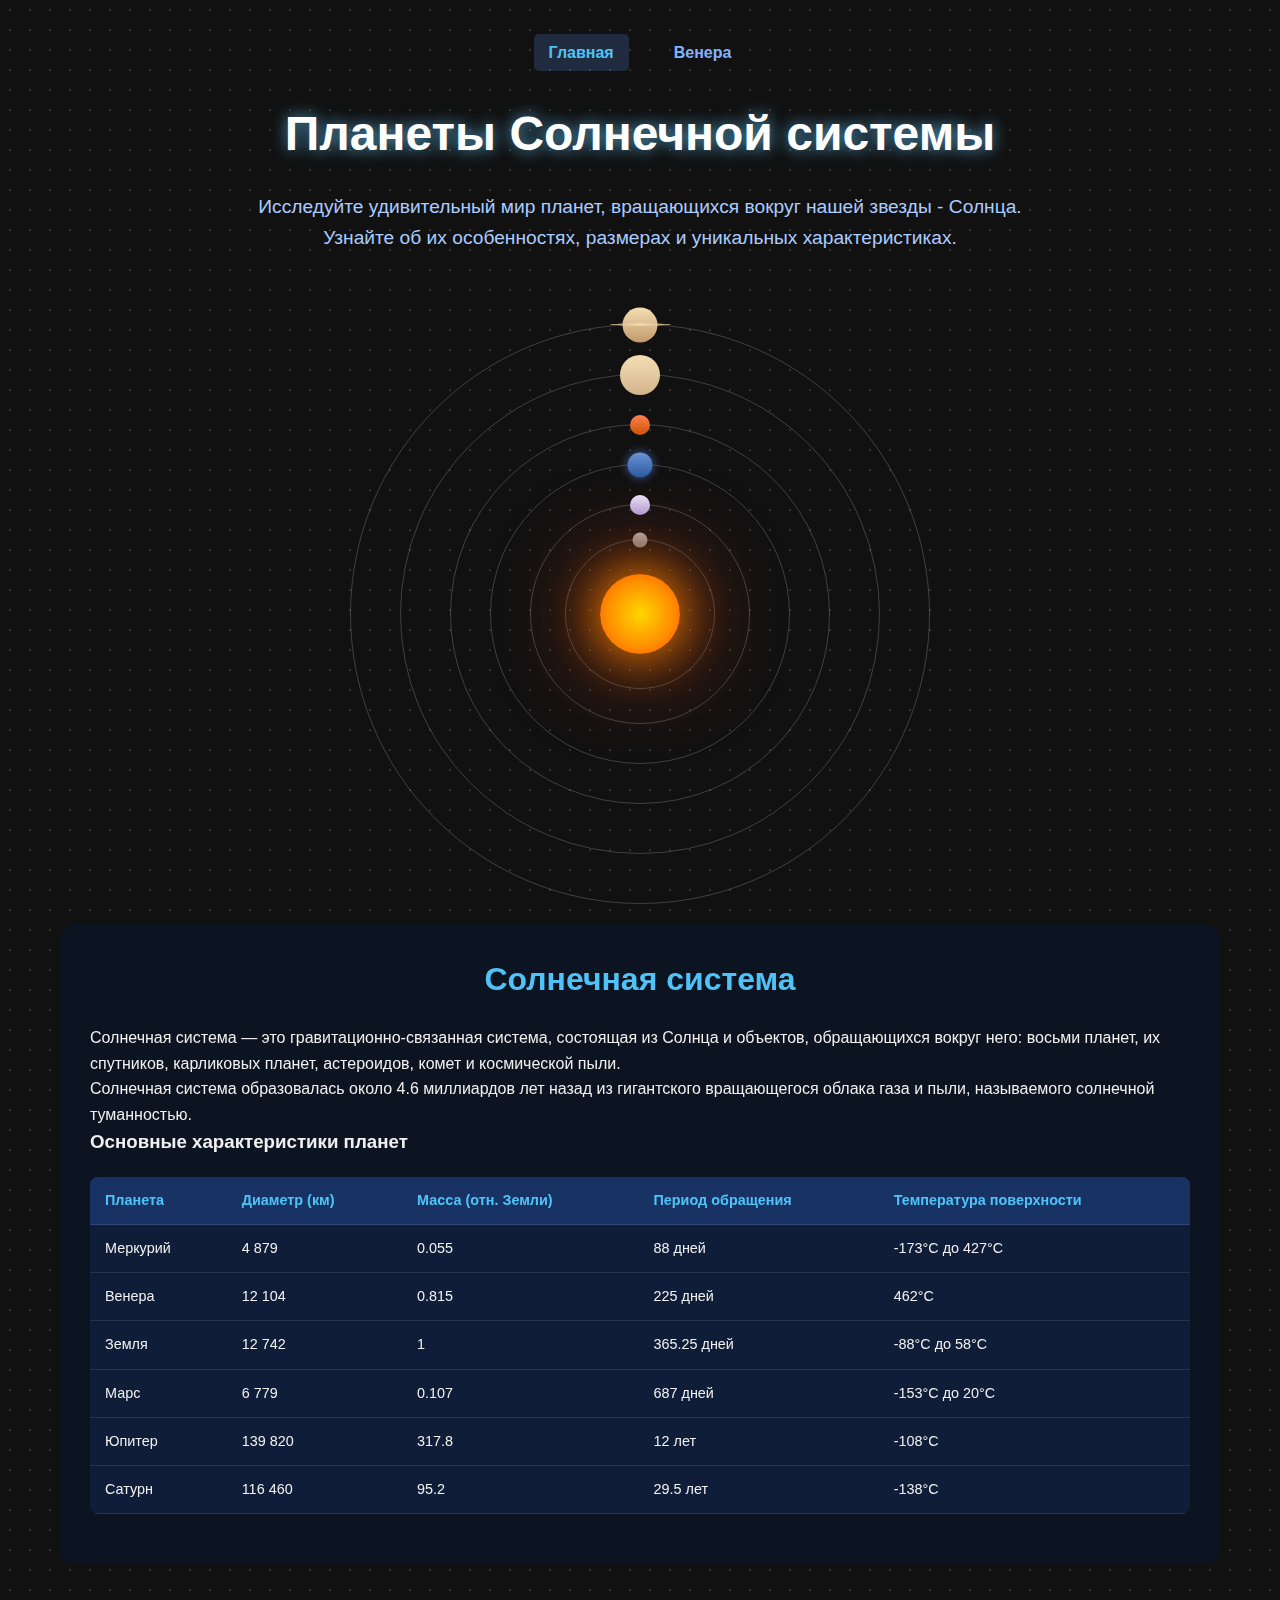
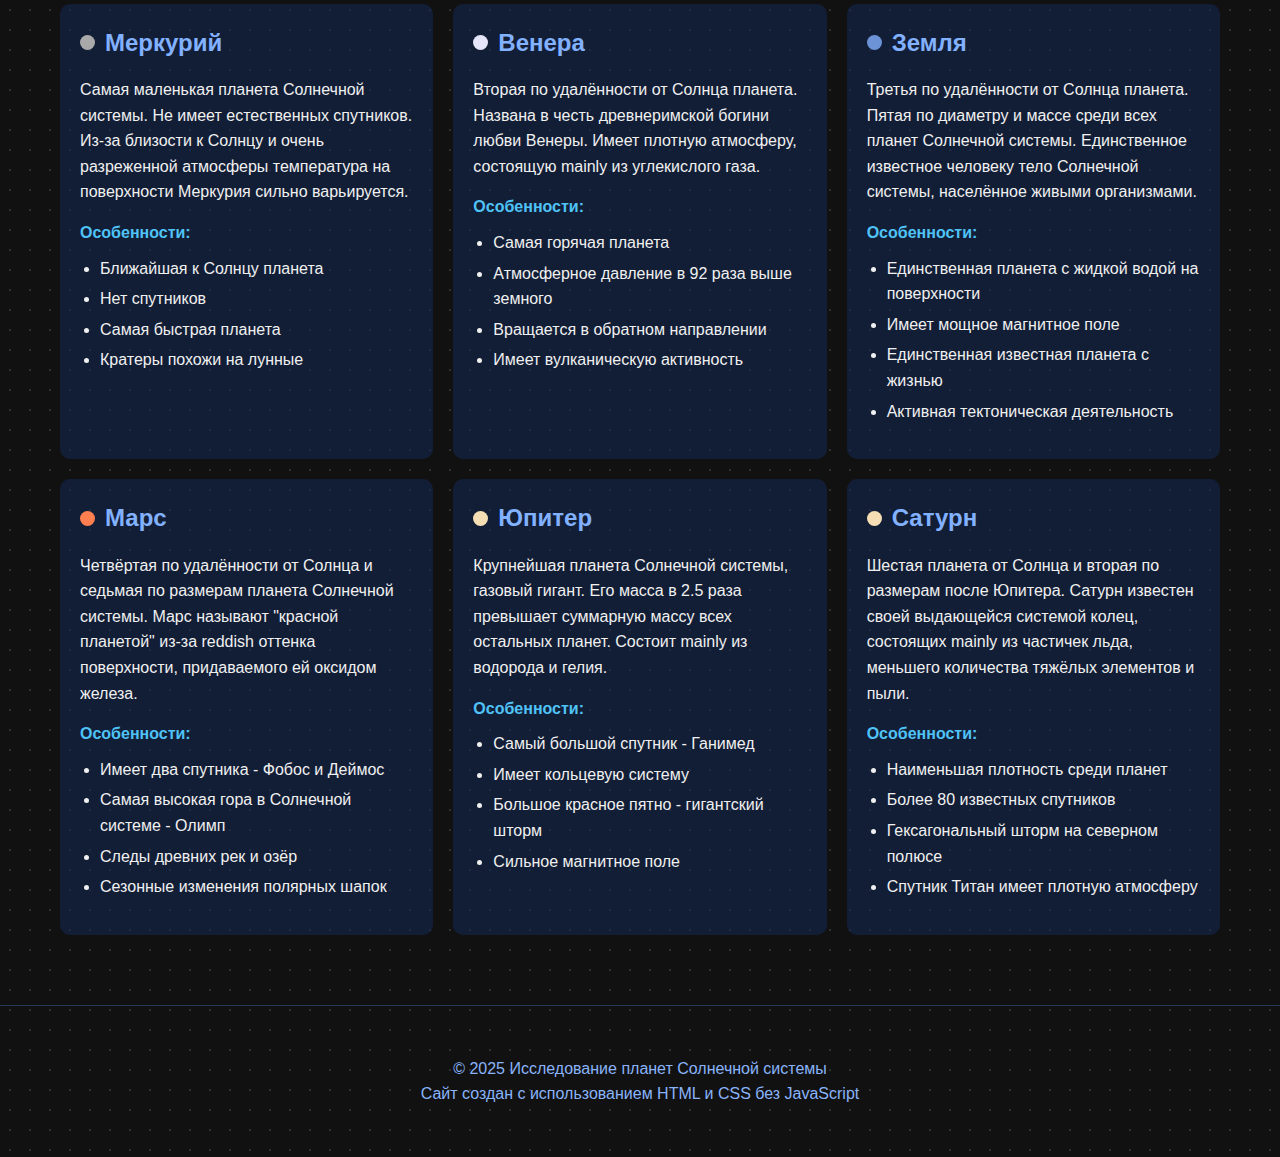
<file: 1/index.html>
<!DOCTYPE html>
<html lang="ru">
<head>
    <meta charset="UTF-8">
    <meta name="viewport" content="width=device-width, initial-scale=1.0">
    <title>Планеты Солнечной системы</title>
    <link rel="stylesheet" href="style/style.css">
    <script src="index.js"></script>
</head>
<body>
    <div class="container">
        <header>
            <nav>
                <ul class="navigation">
                    <li><a href="index.html" class="active">Главная</a></li>
                    <li><a href="venus.html">Венера</a></li>
                </ul>
            </nav>
            <h1>Планеты Солнечной системы</h1>
            <p class="subtitle">Исследуйте удивительный мир планет, вращающихся вокруг нашей звезды - Солнца. Узнайте об их особенностях, размерах и уникальных характеристиках.</p>
        </header>
        
        <section class="solar-system">
            <div class="sun"></div>
            
            <!-- Меркурий -->
            <div class="orbit" id="mercury-orbit">
                <div class="planet" id="mercury">
                    <div class="planet-info">
                        <h3>Меркурий</h3>
                        <p>Ближайшая к Солнцу планета. Температура поверхности от -180°C до +430°C.</p>
                    </div>
                </div>
            </div>
            
            <!-- Венера -->
            <div class="orbit" id="venus-orbit">
                <div class="planet" id="venus">
                    <div class="planet-info">
                        <h3>Венера</h3>
                        <p>Вторая планета от Солнца. Имеет плотную атмосферу из углекислого газа.</p>
                    </div>
                </div>
            </div>
            
            <!-- Земля -->
            <div class="orbit" id="earth-orbit">
                <div class="planet" id="earth">
                    <div class="planet-info">
                        <h3>Земля</h3>
                        <p>Наша планета. Единственное известное небесное тело, населенное живыми организмами.</p>
                    </div>
                </div>
            </div>
            
            <!-- Марс -->
            <div class="orbit" id="mars-orbit">
                <div class="planet" id="mars">
                    <div class="planet-info">
                        <h3>Марс</h3>
                        <p>Красная планета. Имеет два спутника - Фобос и Деймос.</p>
                    </div>
                </div>
            </div>
            
            <!-- Юпитер -->
            <div class="orbit" id="jupiter-orbit">
                <div class="planet" id="jupiter">
                    <div class="planet-info">
                        <h3>Юпитер</h3>
                        <p>Крупнейшая планета Солнечной системы. Газовый гигант с заметным Большим Красным Пятном.</p>
                    </div>
                </div>
            </div>
            
            <!-- Сатурн -->
            <div class="orbit" id="saturn-orbit">
                <div class="planet" id="saturn">
                    <div class="rings"></div>
                    <div class="planet-info">
                        <h3>Сатурн</h3>
                        <p>Известен своими красивыми кольцами, состоящими из частиц льда и камня.</p>
                    </div>
                </div>
            </div>
        </section>
        
        <section class="info-section">
            <h2>Солнечная система</h2>
            <p>Солнечная система — это гравитационно-связанная система, состоящая из Солнца и объектов, обращающихся вокруг него: восьми планет, их спутников, карликовых планет, астероидов, комет и космической пыли.</p>
            <p>Солнечная система образовалась около 4.6 миллиардов лет назад из гигантского вращающегося облака газа и пыли, называемого солнечной туманностью.</p>
            
            <h3>Основные характеристики планет</h3>
            <table class="planets-table">
                <thead>
                    <tr>
                        <th>Планета</th>
                        <th>Диаметр (км)</th>
                        <th>Масса (отн. Земли)</th>
                        <th>Период обращения</th>
                        <th>Температура поверхности</th>
                    </tr>
                </thead>
                <tbody>
                    <tr>
                        <td>Меркурий</td>
                        <td>4 879</td>
                        <td>0.055</td>
                        <td>88 дней</td>
                        <td>-173°C до 427°C</td>
                    </tr>
                    <tr>
                        <td>Венера</td>
                        <td>12 104</td>
                        <td>0.815</td>
                        <td>225 дней</td>
                        <td>462°C</td>
                    </tr>
                    <tr>
                        <td>Земля</td>
                        <td>12 742</td>
                        <td>1</td>
                        <td>365.25 дней</td>
                        <td>-88°C до 58°C</td>
                    </tr>
                    <tr>
                        <td>Марс</td>
                        <td>6 779</td>
                        <td>0.107</td>
                        <td>687 дней</td>
                        <td>-153°C до 20°C</td>
                    </tr>
                    <tr>
                        <td>Юпитер</td>
                        <td>139 820</td>
                        <td>317.8</td>
                        <td>12 лет</td>
                        <td>-108°C</td>
                    </tr>
                    <tr>
                        <td>Сатурн</td>
                        <td>116 460</td>
                        <td>95.2</td>
                        <td>29.5 лет</td>
                        <td>-138°C</td>
                    </tr>
                </tbody>
            </table>
        </section>
        
        <div class="planets-grid">
            <div class="planet-card">
                <h3 class="mercury-title">Меркурий</h3>
                <p>Самая маленькая планета Солнечной системы. Не имеет естественных спутников. Из-за близости к Солнцу и очень разреженной атмосферы температура на поверхности Меркурия сильно варьируется.</p>
                <h4>Особенности:</h4>
                <ul>
                    <li>Ближайшая к Солнцу планета</li>
                    <li>Нет спутников</li>
                    <li>Самая быстрая планета</li>
                    <li>Кратеры похожи на лунные</li>
                </ul>
            </div>
            
            <div class="planet-card">
                <h3 class="venus-title">Венера</h3>
                <p>Вторая по удалённости от Солнца планета. Названа в честь древнеримской богини любви Венеры. Имеет плотную атмосферу, состоящую mainly из углекислого газа.</p>
                <h4>Особенности:</h4>
                <ul>
                    <li>Самая горячая планета</li>
                    <li>Атмосферное давление в 92 раза выше земного</li>
                    <li>Вращается в обратном направлении</li>
                    <li>Имеет вулканическую активность</li>
                </ul>
            </div>
            
            <div class="planet-card">
                <h3 class="earth-title">Земля</h3>
                <p>Третья по удалённости от Солнца планета. Пятая по диаметру и массе среди всех планет Солнечной системы. Единственное известное человеку тело Солнечной системы, населённое живыми организмами.</p>
                <h4>Особенности:</h4>
                <ul>
                    <li>Единственная планета с жидкой водой на поверхности</li>
                    <li>Имеет мощное магнитное поле</li>
                    <li>Единственная известная планета с жизнью</li>
                    <li>Активная тектоническая деятельность</li>
                </ul>
            </div>
            
            <div class="planet-card">
                <h3 class="mars-title">Марс</h3>
                <p>Четвёртая по удалённости от Солнца и седьмая по размерам планета Солнечной системы. Марс называют "красной планетой" из-за reddish оттенка поверхности, придаваемого ей оксидом железа.</p>
                <h4>Особенности:</h4>
                <ul>
                    <li>Имеет два спутника - Фобос и Деймос</li>
                    <li>Самая высокая гора в Солнечной системе - Олимп</li>
                    <li>Следы древних рек и озёр</li>
                    <li>Сезонные изменения полярных шапок</li>
                </ul>
            </div>
            
            <div class="planet-card">
                <h3 class="jupiter-title">Юпитер</h3>
                <p>Крупнейшая планета Солнечной системы, газовый гигант. Его масса в 2.5 раза превышает суммарную массу всех остальных планет. Состоит mainly из водорода и гелия.</p>
                <h4>Особенности:</h4>
                <ul>
                    <li>Самый большой спутник - Ганимед</li>
                    <li>Имеет кольцевую систему</li>
                    <li>Большое красное пятно - гигантский шторм</li>
                    <li>Сильное магнитное поле</li>
                </ul>
            </div>
            
            <div class="planet-card">
                <h3 class="saturn-title">Сатурн</h3>
                <p>Шестая планета от Солнца и вторая по размерам после Юпитера. Сатурн известен своей выдающейся системой колец, состоящих mainly из частичек льда, меньшего количества тяжёлых элементов и пыли.</p>
                <h4>Особенности:</h4>
                <ul>
                    <li>Наименьшая плотность среди планет</li>
                    <li>Более 80 известных спутников</li>
                    <li>Гексагональный шторм на северном полюсе</li>
                    <li>Спутник Титан имеет плотную атмосферу</li>
                </ul>
            </div>
        </div>
    </div>
    
    <footer>
        <div class="container">
            <p>© 2025 Исследование планет Солнечной системы</p>
            <p>Сайт создан с использованием HTML и CSS без JavaScript</p>
        </div>
    </footer>
</body>
</html>
</file>
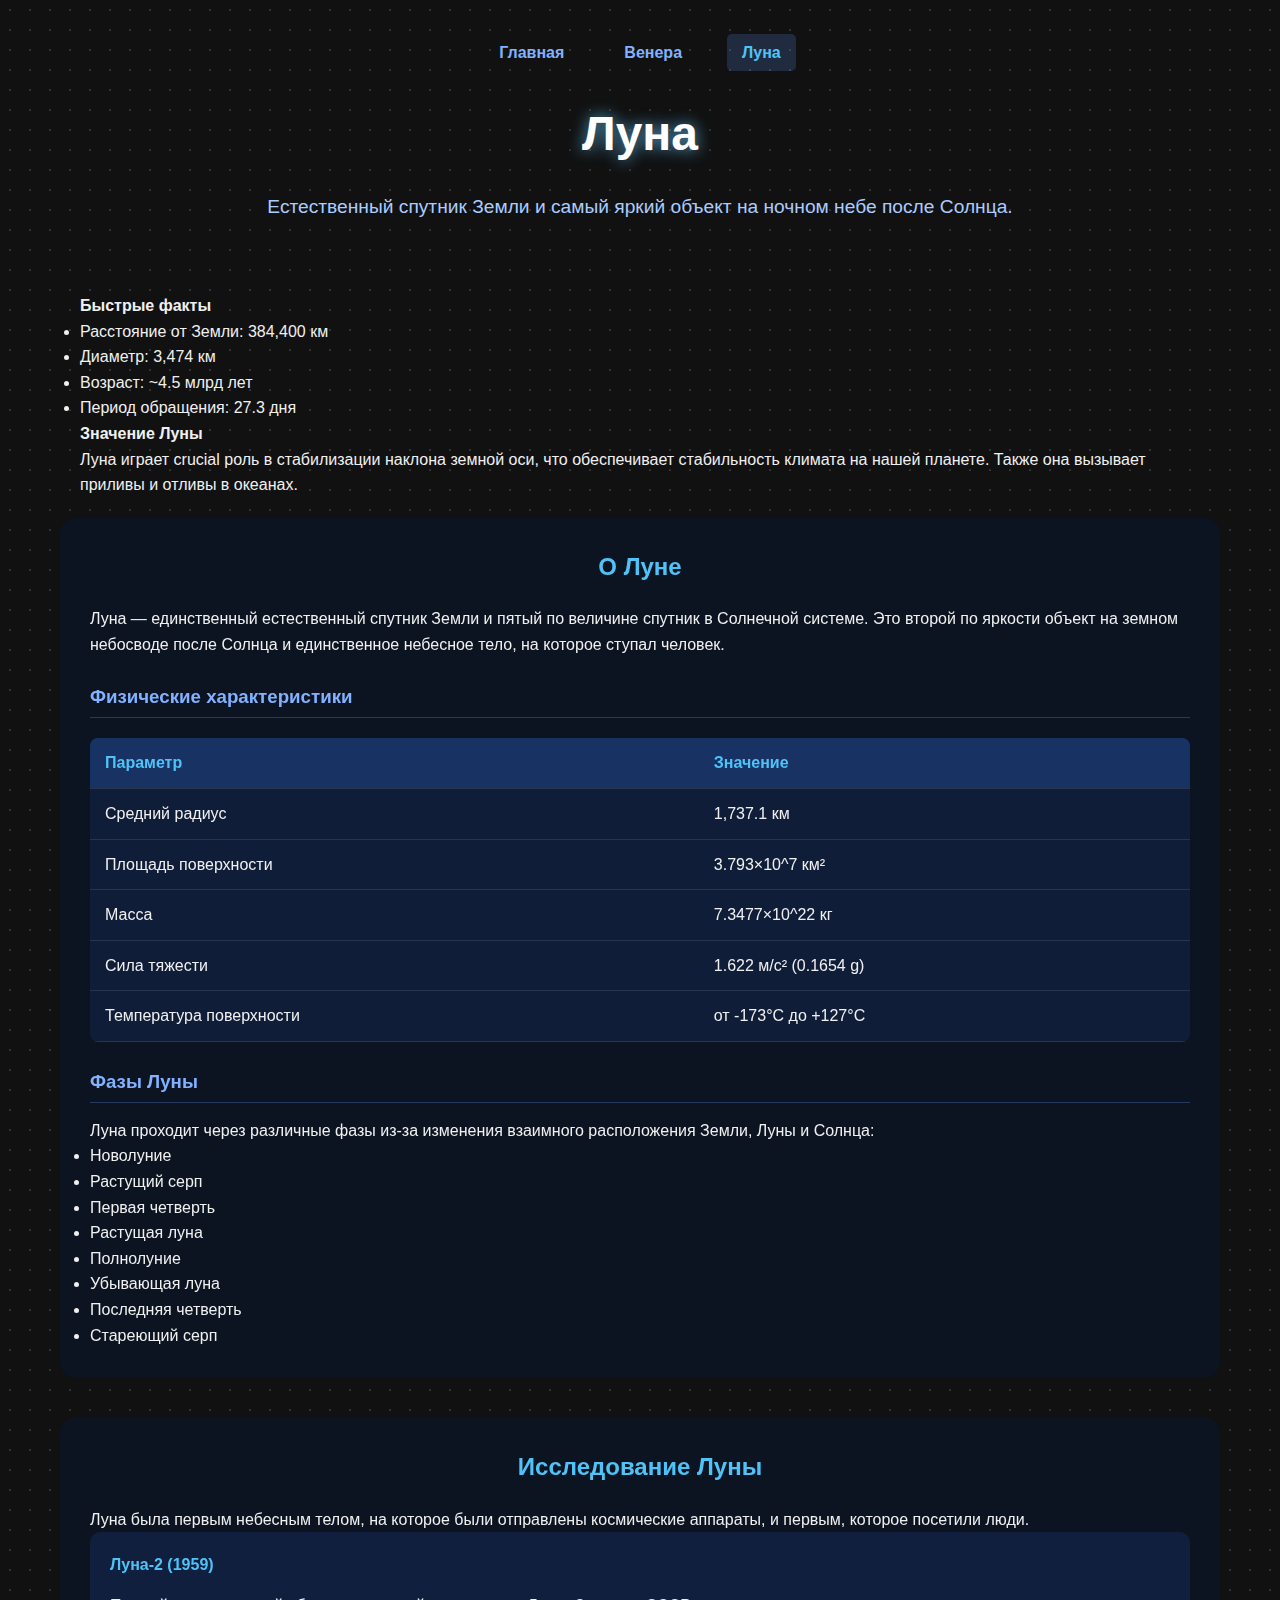
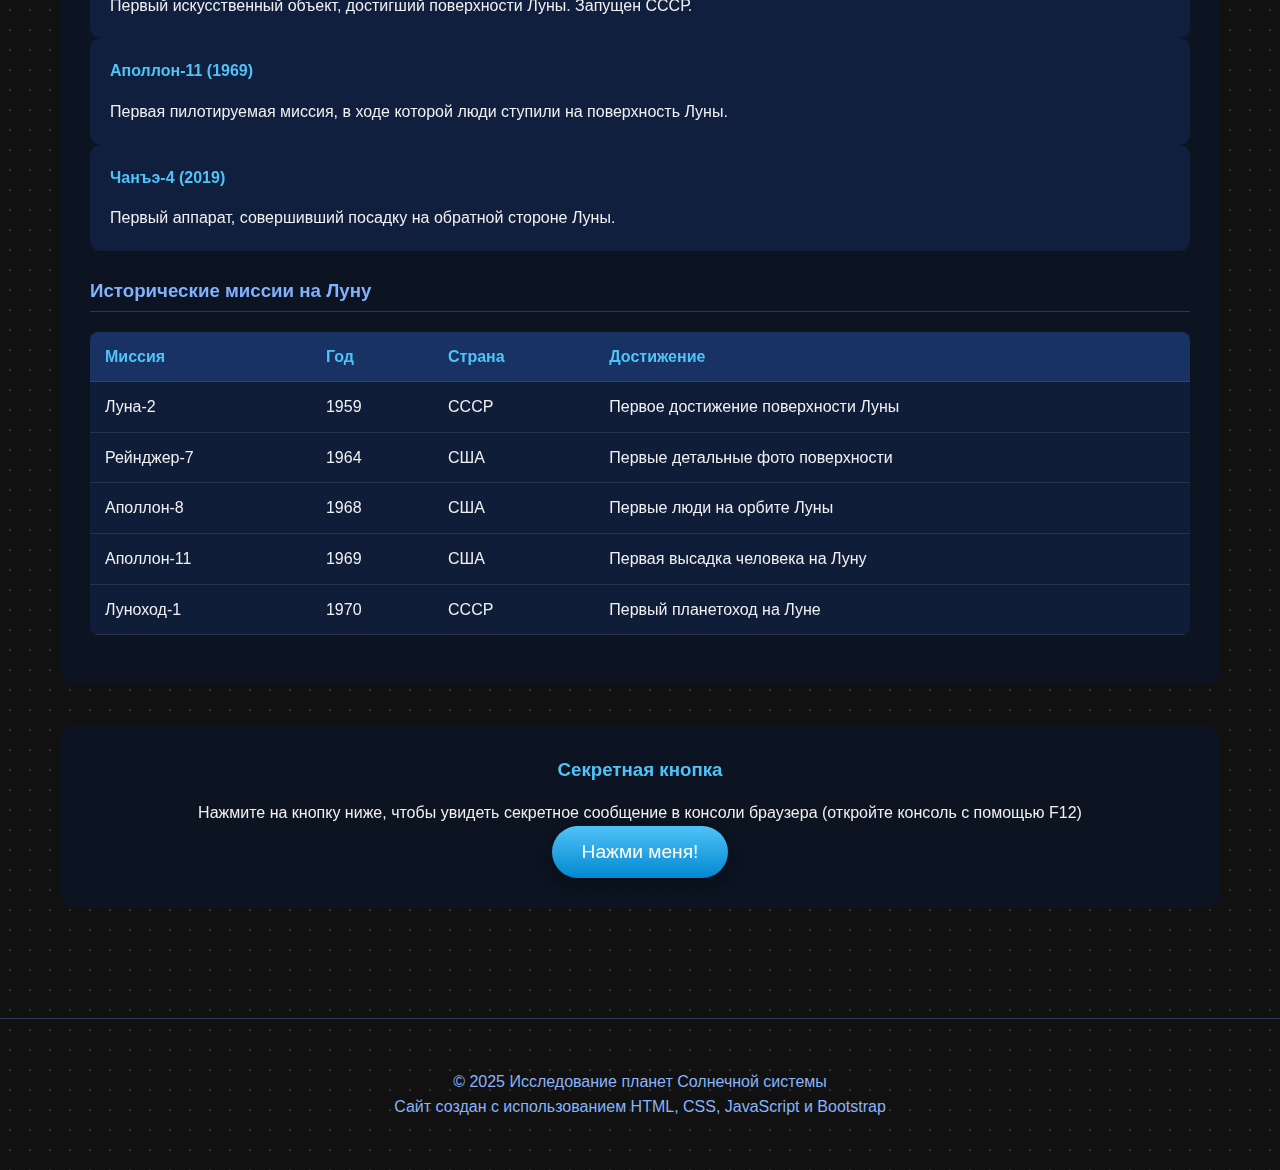
<file: 1/moon.html>
<!DOCTYPE html>
<html lang="en">
<head>
    <meta charset="UTF-8">
    <meta name="viewport" content="width=device-width, initial-scale=1.0">
     <link href="https://cdn.jsdelivr.net/npm/bootstrap@5.3.8/dist/css/bootstrap.min.css" rel="stylesheet" integrity="sha384-sRIl4kxILFvY47J16cr9ZwB07vP4J8+LH7qKQnuqkuIAvNWLzeN8tE5YBujZqJLB" crossorigin="anonymous">
  <link rel="stylesheet" href="style/moon.css">
    <link rel="stylesheet" href="style/style.css">
    <title>Document</title>
</head>
<body>
    <div class="container">
        <header>
            <nav>
                <ul class="navigation">
                    <li><a href="index.html">Главная</a></li>
                    <li><a href="venus.html">Венера</a></li>
                    <li><a href="moon.html" class="active">Луна</a></li>
                </ul>
            </nav>
            <h1>Луна</h1>
            <p class="subtitle">Естественный спутник Земли и самый яркий объект на ночном небе после Солнца.</p>
        </header>

        <!-- Пример структуры Bootstrap по заданию -->
        <div class="container mt-5">
            <div class="row">
                <div class="border col-3">
                    <h4>Быстрые факты</h4>
                    <ul>
                        <li>Расстояние от Земли: 384,400 км</li>
                        <li>Диаметр: 3,474 км</li>
                        <li>Возраст: ~4.5 млрд лет</li>
                        <li>Период обращения: 27.3 дня</li>
                    </ul>
                </div>
                <div class="bg-success col-9">
                    <h4>Значение Луны</h4>
                    <p>Луна играет crucial роль в стабилизации наклона земной оси, что обеспечивает стабильность климата на нашей планете. Также она вызывает приливы и отливы в океанах.</p>
                </div>
            </div>
        </div>

        <section class="moon-info mt-5">
            <h2>О Луне</h2>
            <p>Луна — единственный естественный спутник Земли и пятый по величине спутник в Солнечной системе. Это второй по яркости объект на земном небосводе после Солнца и единственное небесное тело, на которое ступал человек.</p>
            
            <div class="row mt-4">
                <div class="col-md-6">
                    <h3>Физические характеристики</h3>
                    <table class="table table-dark table-striped">
                        <tr>
                            <th>Параметр</th>
                            <th>Значение</th>
                        </tr>
                        <tr>
                            <td>Средний радиус</td>
                            <td>1,737.1 км</td>
                        </tr>
                        <tr>
                            <td>Площадь поверхности</td>
                            <td>3.793×10^7 км²</td>
                        </tr>
                        <tr>
                            <td>Масса</td>
                            <td>7.3477×10^22 кг</td>
                        </tr>
                        <tr>
                            <td>Сила тяжести</td>
                            <td>1.622 м/с² (0.1654 g)</td>
                        </tr>
                        <tr>
                            <td>Температура поверхности</td>
                            <td>от -173°C до +127°C</td>
                        </tr>
                    </table>
                </div>
                <div class="col-md-6">
                    <h3>Фазы Луны</h3>
                    <p>Луна проходит через различные фазы из-за изменения взаимного расположения Земли, Луны и Солнца:</p>
                    <ul>
                        <li>Новолуние</li>
                        <li>Растущий серп</li>
                        <li>Первая четверть</li>
                        <li>Растущая луна</li>
                        <li>Полнолуние</li>
                        <li>Убывающая луна</li>
                        <li>Последняя четверть</li>
                        <li>Стареющий серп</li>
                    </ul>
                </div>
            </div>
        </section>

        <section class="moon-missions mt-5">
            <h2>Исследование Луны</h2>
            <p>Луна была первым небесным телом, на которое были отправлены космические аппараты, и первым, которое посетили люди.</p>
            
            <div class="row">
                <div class="col-lg-4 col-md-6 mb-4">
                    <div class="mission-card">
                        <h4>Луна-2 (1959)</h4>
                        <p>Первый искусственный объект, достигший поверхности Луны. Запущен СССР.</p>
                    </div>
                </div>
                <div class="col-lg-4 col-md-6 mb-4">
                    <div class="mission-card">
                        <h4>Аполлон-11 (1969)</h4>
                        <p>Первая пилотируемая миссия, в ходе которой люди ступили на поверхность Луны.</p>
                    </div>
                </div>
                <div class="col-lg-4 col-md-6 mb-4">
                    <div class="mission-card">
                        <h4>Чанъэ-4 (2019)</h4>
                        <p>Первый аппарат, совершивший посадку на обратной стороне Луны.</p>
                    </div>
                </div>
            </div>
            
            <h3 class="mt-4">Исторические миссии на Луну</h3>
            <table class="table table-hover">
                <thead class="table-dark">
                    <tr>
                        <th>Миссия</th>
                        <th>Год</th>
                        <th>Страна</th>
                        <th>Достижение</th>
                    </tr>
                </thead>
                <tbody>
                    <tr>
                        <td>Луна-2</td>
                        <td>1959</td>
                        <td>СССР</td>
                        <td>Первое достижение поверхности Луны</td>
                    </tr>
                    <tr>
                        <td>Рейнджер-7</td>
                        <td>1964</td>
                        <td>США</td>
                        <td>Первые детальные фото поверхности</td>
                    </tr>
                    <tr>
                        <td>Аполлон-8</td>
                        <td>1968</td>
                        <td>США</td>
                        <td>Первые люди на орбите Луны</td>
                    </tr>
                    <tr>
                        <td>Аполлон-11</td>
                        <td>1969</td>
                        <td>США</td>
                        <td>Первая высадка человека на Луну</td>
                    </tr>
                    <tr>
                        <td>Луноход-1</td>
                        <td>1970</td>
                        <td>СССР</td>
                        <td>Первый планетоход на Луне</td>
                    </tr>
                </tbody>
            </table>
        </section>

        <!-- Кнопка для вывода "пупу" в консоль -->
        <div class="pupu-section mt-5">
            <h3>Секретная кнопка</h3>
            <p>Нажмите на кнопку ниже, чтобы увидеть секретное сообщение в консоли браузера (откройте консоль с помощью F12)</p>
            <button id="pupu-button" class="pupu-button">Нажми меня!</button>
        </div>
    </div>

    <footer>
        <div class="container">
            <p>© 2025 Исследование планет Солнечной системы</p>
            <p>Сайт создан с использованием HTML, CSS, JavaScript и Bootstrap</p>
        </div>
    </footer>
</body>
</html>
</file>
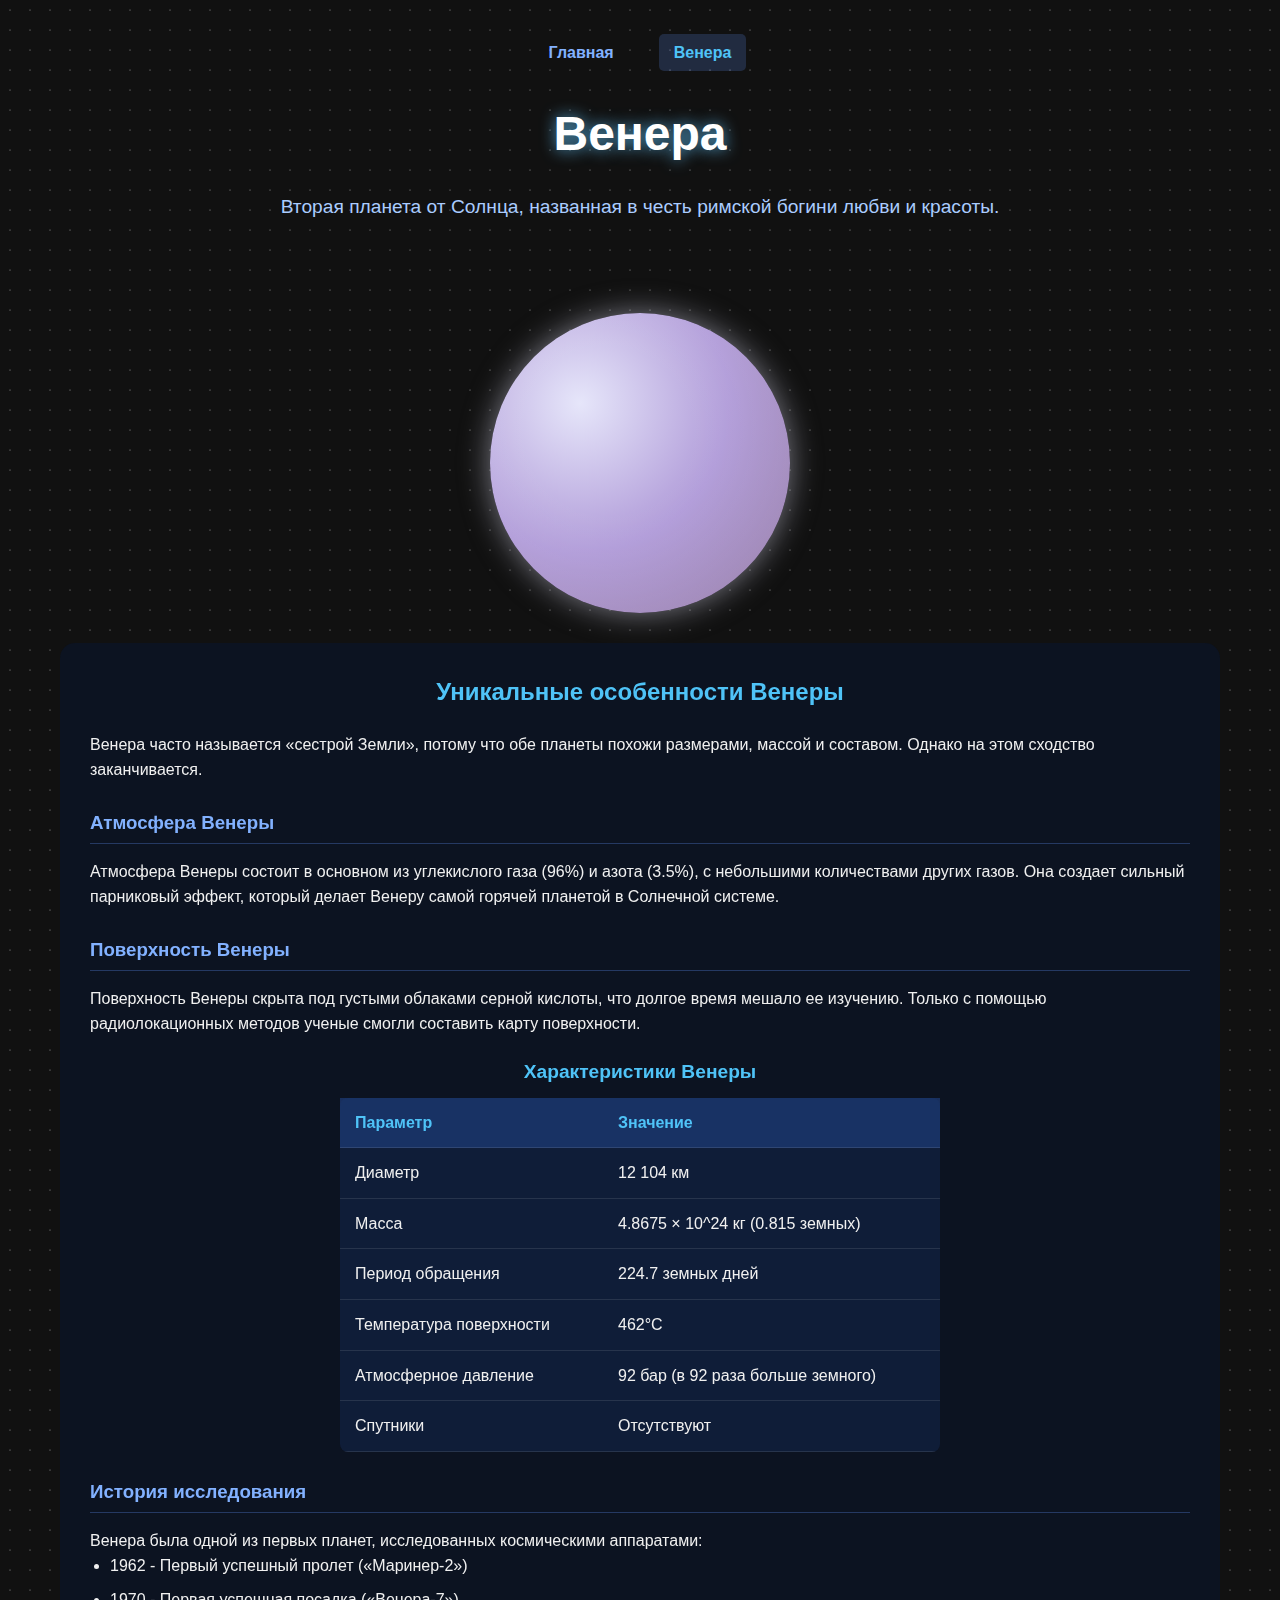
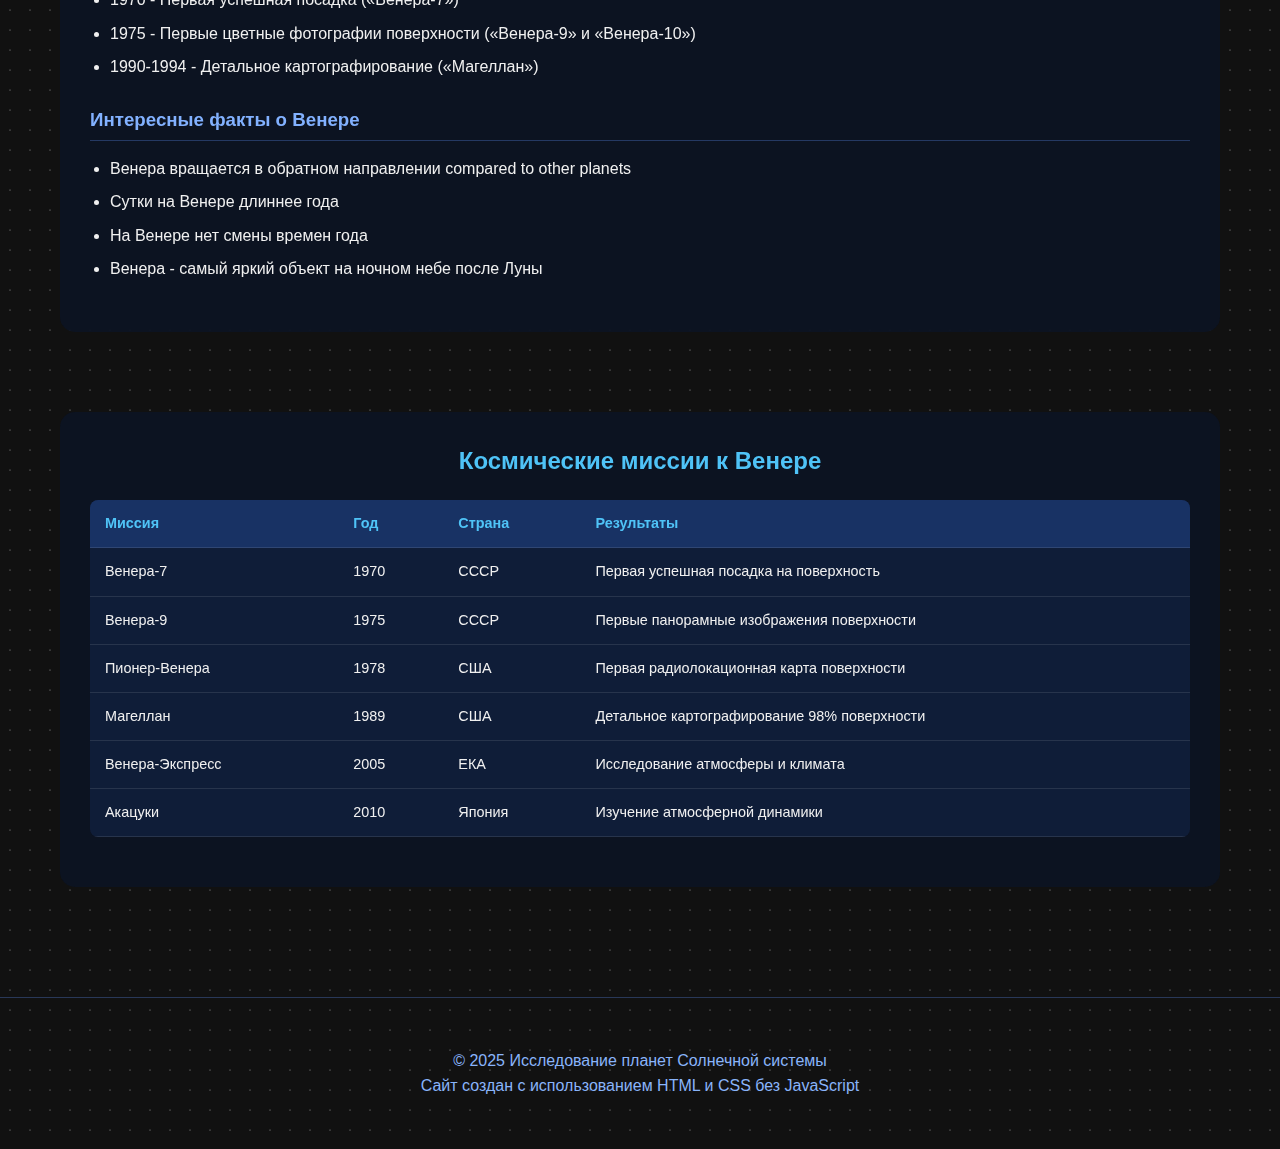
<file: 1/venus.html>
<!DOCTYPE html>
<html lang="ru">
<head>
    <meta charset="UTF-8">
    <meta name="viewport" content="width=device-width, initial-scale=1.0">
    <title>Венера - Планета Солнечной системы</title>
    <link rel="stylesheet" href="style/style.css">
</head>
<body>
    <div class="container">
        <header>
            <nav>
                <ul class="navigation">
                    <li><a href="index.html">Главная</a></li>
                    <li><a href="venus.html" class="active">Венера</a></li>
                </ul>
            </nav>
            <h1>Венера</h1>
            <p class="subtitle">Вторая планета от Солнца, названная в честь римской богини любви и красоты.</p>
        </header>
        
        <section class="planet-detail">
            <div class="planet-image">
                <div class="venus-globe"></div>
            </div>
            
            <div class="planet-info-extended">
                <h2>Уникальные особенности Венеры</h2>
                <p>Венера часто называется «сестрой Земли», потому что обе планеты похожи размерами, массой и составом. Однако на этом сходство заканчивается.</p>
                
                <h3>Атмосфера Венеры</h3>
                <p>Атмосфера Венеры состоит в основном из углекислого газа (96%) и азота (3.5%), с небольшими количествами других газов. Она создает сильный парниковый эффект, который делает Венеру самой горячей планетой в Солнечной системе.</p>
                
                <h3>Поверхность Венеры</h3>
                <p>Поверхность Венеры скрыта под густыми облаками серной кислоты, что долгое время мешало ее изучению. Только с помощью радиолокационных методов ученые смогли составить карту поверхности.</p>
                
                <table class="venus-data">
                    <caption>Характеристики Венеры</caption>
                    <tr>
                        <th>Параметр</th>
                        <th>Значение</th>
                    </tr>
                    <tr>
                        <td>Диаметр</td>
                        <td>12 104 км</td>
                    </tr>
                    <tr>
                        <td>Масса</td>
                        <td>4.8675 × 10^24 кг (0.815 земных)</td>
                    </tr>
                    <tr>
                        <td>Период обращения</td>
                        <td>224.7 земных дней</td>
                    </tr>
                    <tr>
                        <td>Температура поверхности</td>
                        <td>462°C</td>
                    </tr>
                    <tr>
                        <td>Атмосферное давление</td>
                        <td>92 бар (в 92 раза больше земного)</td>
                    </tr>
                    <tr>
                        <td>Спутники</td>
                        <td>Отсутствуют</td>
                    </tr>
                </table>
                
                <h3>История исследования</h3>
                <p>Венера была одной из первых планет, исследованных космическими аппаратами:</p>
                <ul>
                    <li>1962 - Первый успешный пролет («Маринер-2»)</li>
                    <li>1970 - Первая успешная посадка («Венера-7»)</li>
                    <li>1975 - Первые цветные фотографии поверхности («Венера-9» и «Венера-10»)</li>
                    <li>1990-1994 - Детальное картографирование («Магеллан»)</li>
                </ul>
                
                <h3>Интересные факты о Венере</h3>
                <ul>
                    <li>Венера вращается в обратном направлении compared to other planets</li>
                    <li>Сутки на Венере длиннее года</li>
                    <li>На Венере нет смены времен года</li>
                    <li>Венера - самый яркий объект на ночном небе после Луны</li>
                </ul>
            </div>
        </section>
        
        <section class="mission-section">
            <h2>Космические миссии к Венере</h2>
            <table class="missions-table">
                <thead>
                    <tr>
                        <th>Миссия</th>
                        <th>Год</th>
                        <th>Страна</th>
                        <th>Результаты</th>
                    </tr>
                </thead>
                <tbody>
                    <tr>
                        <td>Венера-7</td>
                        <td>1970</td>
                        <td>СССР</td>
                        <td>Первая успешная посадка на поверхность</td>
                    </tr>
                    <tr>
                        <td>Венера-9</td>
                        <td>1975</td>
                        <td>СССР</td>
                        <td>Первые панорамные изображения поверхности</td>
                    </tr>
                    <tr>
                        <td>Пионер-Венера</td>
                        <td>1978</td>
                        <td>США</td>
                        <td>Первая радиолокационная карта поверхности</td>
                    </tr>
                    <tr>
                        <td>Магеллан</td>
                        <td>1989</td>
                        <td>США</td>
                        <td>Детальное картографирование 98% поверхности</td>
                    </tr>
                    <tr>
                        <td>Венера-Экспресс</td>
                        <td>2005</td>
                        <td>ЕКА</td>
                        <td>Исследование атмосферы и климата</td>
                    </tr>
                    <tr>
                        <td>Акацуки</td>
                        <td>2010</td>
                        <td>Япония</td>
                        <td>Изучение атмосферной динамики</td>
                    </tr>
                </tbody>
            </table>
        </section>
    </div>
    
    <footer>
        <div class="container">
            <p>© 2025 Исследование планет Солнечной системы</p>
            <p>Сайт создан с использованием HTML и CSS без JavaScript</p>
        </div>
    </footer>
</body>
</html>
</file>
<file: 1/style/style.css>
/* Базовые стили */
* {
    margin: 0;
    padding: 0;
    box-sizing: border-box;
}

body {
    font-family: 'Arial', sans-serif;
    background: #111 url('[data-uri]');
    color: #f0f0f0;
    line-height: 1.6;
    overflow-x: hidden;
}

.container {
    max-width: 1200px;
    margin: 0 auto;
    padding: 20px;
}

/* Навигация */
nav {
    margin-bottom: 30px;
}

.navigation {
    display: flex;
    list-style: none;
    justify-content: center;
    padding: 0;
}

.navigation li {
    margin: 0 15px;
}

.navigation a {
    color: #82b1ff;
    text-decoration: none;
    font-weight: bold;
    padding: 10px 15px;
    border-radius: 5px;
    transition: background-color 0.3s ease;
}

.navigation a:hover, .navigation a.active {
    background-color: rgba(100, 150, 255, 0.2);
    color: #4fc3f7;
}

/* Шапка сайта */
header {
    text-align: center;
    padding: 20px 0;
    position: relative;
}

h1 {
    font-size: 3rem;
    margin-bottom: 20px;
    color: #fff;
    text-shadow: 0 0 15px rgba(100, 200, 255, 0.8);
}

.subtitle {
    font-size: 1.2rem;
    max-width: 800px;
    margin: 0 auto 30px;
    color: #aaccff;
}

/* Солнечная система */
.solar-system {
    position: relative;
    height: 500px;
    margin: 60px auto;
    width: 100%;
    max-width: 800px;
}

.sun {
    position: absolute;
    top: 50%;
    left: 50%;
    width: 80px;
    height: 80px;
    margin: -40px 0 0 -40px;
    background: radial-gradient(circle, #ffd700 0%, #ff8c00 60%, #ff4500 100%);
    border-radius: 50%;
    box-shadow: 0 0 50px #ff8c00, 0 0 100px #ff4500;
    z-index: 10;
}

.orbit {
    position: absolute;
    top: 50%;
    left: 50%;
    border: 1px solid rgba(255, 255, 255, 0.2);
    border-radius: 50%;
    transform: translate(-50%, -50%);
}

.planet {
    position: absolute;
    border-radius: 50%;
    transform: translate(-50%, -50%);
}

.planet-info {
    position: absolute;
    width: 200px;
    background: rgba(10, 20, 40, 0.8);
    padding: 15px;
    border-radius: 10px;
    opacity: 0;
    transition: opacity 0.3s ease;
    pointer-events: none;
    z-index: 20;
}

.planet:hover .planet-info {
    opacity: 1;
}

/* Анимации орбит */
@keyframes orbit {
    0% { transform: translate(-50%, -50%) rotate(0deg); }
    100% { transform: translate(-50%, -50%) rotate(360deg); }
}

/* Меркурий */
#mercury-orbit {
    width: 150px;
    height: 150px;
    animation: orbit 5s linear infinite;
}

#mercury {
    top: 0;
    left: 50%;
    width: 15px;
    height: 15px;
    background: linear-gradient(to bottom, #a9a9a9, #7a7a7a);
}

/* Венера */
#venus-orbit {
    width: 220px;
    height: 220px;
    animation: orbit 10s linear infinite;
}

#venus {
    top: 0;
    left: 50%;
    width: 20px;
    height: 20px;
    background: linear-gradient(to bottom, #e6e6fa, #b19cd9);
}

/* Земля */
#earth-orbit {
    width: 300px;
    height: 300px;
    animation: orbit 15s linear infinite;
}

#earth {
    top: 0;
    left: 50%;
    width: 25px;
    height: 25px;
    background: linear-gradient(to bottom, #6b93d6, #2c5aa0);
    box-shadow: 0 0 10px rgba(100, 150, 255, 0.6);
}

/* Марс */
#mars-orbit {
    width: 380px;
    height: 380px;
    animation: orbit 20s linear infinite;
}

#mars {
    top: 0;
    left: 50%;
    width: 20px;
    height: 20px;
    background: linear-gradient(to bottom, #ff7f50, #cc5500);
}

/* Юпитер */
#jupiter-orbit {
    width: 480px;
    height: 480px;
    animation: orbit 25s linear infinite;
}

#jupiter {
    top: 0;
    left: 50%;
    width: 40px;
    height: 40px;
    background: linear-gradient(to bottom, #f5deb3, #d2b48c);
}

/* Сатурн */
#saturn-orbit {
    width: 580px;
    height: 580px;
    animation: orbit 30s linear infinite;
}

#saturn {
    top: 0;
    left: 50%;
    width: 35px;
    height: 35px;
    background: linear-gradient(to bottom, #f5deb3, #c19a6b);
}

/* Кольца Сатурна */
.rings {
    position: absolute;
    width: 60px;
    height: 10px;
    background: linear-gradient(to right, rgba(210,180,140,0.8), rgba(245,222,179,0.9), rgba(210,180,140,0.8));
    border-radius: 50%;
    top: 50%;
    left: 50%;
    transform: translate(-50%, -50%) rotateX(75deg);
}

/* Секция с информацией */
.info-section {
    background: rgba(10, 20, 40, 0.7);
    border-radius: 15px;
    padding: 30px;
    margin: 40px 0;
    backdrop-filter: blur(5px);
}

.info-section h2 {
    color: #4fc3f7;
    margin-bottom: 20px;
    font-size: 2rem;
    text-align: center;
}

.planets-grid {
    display: grid;
    grid-template-columns: repeat(auto-fit, minmax(300px, 1fr));
    gap: 20px;
    margin-top: 40px;
}

.planet-card {
    background: rgba(20, 40, 80, 0.6);
    border-radius: 10px;
    padding: 20px;
    transition: transform 0.3s ease, box-shadow 0.3s ease;
}

.planet-card:hover {
    transform: translateY(-5px);
    box-shadow: 0 5px 15px rgba(100, 200, 255, 0.3);
}

.planet-card h3 {
    color: #82b1ff;
    margin-bottom: 15px;
    font-size: 1.5rem;
    display: flex;
    align-items: center;
}

.planet-card h3::before {
    content: "";
    display: inline-block;
    width: 15px;
    height: 15px;
    border-radius: 50%;
    margin-right: 10px;
}

.mercury-title::before { background: #a9a9a9; }
.venus-title::before { background: #e6e6fa; }
.earth-title::before { background: #6b93d6; }
.mars-title::before { background: #ff7f50; }
.jupiter-title::before { background: #f5deb3; }
.saturn-title::before { background: #f5deb3; }

.planet-card h4 {
    color: #4fc3f7;
    margin: 15px 0 10px;
}

.planet-card ul {
    margin-left: 20px;
    margin-bottom: 15px;
}

.planet-card li {
    margin-bottom: 5px;
}

/* Таблицы */
table {
    width: 100%;
    border-collapse: collapse;
    margin: 20px 0;
    background: rgba(20, 40, 80, 0.5);
    border-radius: 8px;
    overflow: hidden;
}

.planets-table, .missions-table {
    font-size: 0.9rem;
}

.venus-data {
    max-width: 600px;
    margin: 20px auto;
}

th, td {
    padding: 12px 15px;
    text-align: left;
    border-bottom: 1px solid rgba(255, 255, 255, 0.1);
}

th {
    background-color: rgba(30, 60, 120, 0.7);
    color: #4fc3f7;
    font-weight: bold;
}

tr:hover {
    background-color: rgba(50, 100, 200, 0.2);
}

caption {
    caption-side: top;
    text-align: center;
    font-weight: bold;
    color: #4fc3f7;
    margin-bottom: 10px;
    font-size: 1.2rem;
}

/* Страница Венеры */
.planet-detail {
    display: flex;
    flex-direction: column;
    align-items: center;
    margin: 40px 0;
}

.planet-image {
    margin-bottom: 30px;
}

.venus-globe {
    width: 300px;
    height: 300px;
    border-radius: 50%;
    background: radial-gradient(circle at 30% 30%, #e6e6fa, #b19cd9, #8a6d9b);
    box-shadow: 0 0 30px rgba(230, 230, 250, 0.5);
    position: relative;
}

.venus-globe::after {
    content: "";
    position: absolute;
    top: 0;
    left: 0;
    right: 0;
    bottom: 0;
    border-radius: 50%;
    background: radial-gradient(circle at 40% 40%, transparent 30%, rgba(255, 255, 255, 0.1) 80%);
}

.planet-info-extended {
    background: rgba(10, 20, 40, 0.7);
    border-radius: 15px;
    padding: 30px;
    margin-bottom: 40px;
    backdrop-filter: blur(5px);
}

.planet-info-extended h2 {
    color: #4fc3f7;
    margin-bottom: 20px;
    text-align: center;
}

.planet-info-extended h3 {
    color: #82b1ff;
    margin: 25px 0 15px;
    border-bottom: 1px solid rgba(100, 150, 255, 0.3);
    padding-bottom: 5px;
}

.planet-info-extended ul {
    margin-left: 20px;
    margin-bottom: 20px;
}

.planet-info-extended li {
    margin-bottom: 8px;
}

.mission-section {
    background: rgba(10, 20, 40, 0.7);
    border-radius: 15px;
    padding: 30px;
    margin-bottom: 40px;
    backdrop-filter: blur(5px);
}

.mission-section h2 {
    color: #4fc3f7;
    margin-bottom: 20px;
    text-align: center;
}

/* Футер */
footer {
    text-align: center;
    padding: 30px 0;
    margin-top: 50px;
    border-top: 1px solid rgba(100, 150, 255, 0.3);
    color: #89b4fa;
}

/* Адаптивность */
@media (max-width: 768px) {
    h1 {
        font-size: 2rem;
    }
    
    .solar-system {
        height: 400px;
    }
    
    #saturn-orbit {
        width: 350px;
        height: 350px;
    }
    
    .planet-info {
        display: none;
    }
    
    .navigation {
        flex-direction: column;
        align-items: center;
    }
    
    .navigation li {
        margin: 5px 0;
    }
    
    .venus-globe {
        width: 200px;
        height: 200px;
    }
    
    table {
        font-size: 0.8rem;
    }
    
    th, td {
        padding: 8px 10px;
    }
}
</file>
<file: 1/style/moon.css>
/* Базовые стили */
* {
    margin: 0;
    padding: 0;
    box-sizing: border-box;
}

body {
    font-family: 'Arial', sans-serif;
    background: #111 url('[data-uri]�IjEwIiByPSIwLjUiIGZpbGw9IiNmZmZmZmYiIGZpbGwtb3BhY2l0eT0iMC43Ii8+PC9wYXR0ZXJuPjwvZGVmcz48cmVjdCB3aWR0aD0iMTAwJSIgaGVpZ2h0PSIxMDAlIiBmaWxsPSJ1cmwoI3NtYWxsU3RhcikiLz48L3N2Zz4=');
    color: #f0f0f0;
    line-height: 1.6;
    overflow-x: hidden;
}

.container {
    max-width: 1200px;
    margin: 0 auto;
    padding: 20px;
}

/* Навигация */
nav {
    margin-bottom: 30px;
}

.navigation {
    display: flex;
    list-style: none;
    justify-content: center;
    padding: 0;
}

.navigation li {
    margin: 0 15px;
}

.navigation a {
    color: #82b1ff;
    text-decoration: none;
    font-weight: bold;
    padding: 10px 15px;
    border-radius: 5px;
    transition: background-color 0.3s ease;
}

.navigation a:hover, .navigation a.active {
    background-color: rgba(100, 150, 255, 0.2);
    color: #4fc3f7;
}

/* Шапка сайта */
header {
    text-align: center;
    padding: 20px 0;
    position: relative;
}

h1 {
    font-size: 3rem;
    margin-bottom: 20px;
    color: #fff;
    text-shadow: 0 0 15px rgba(100, 200, 255, 0.8);
}

.subtitle {
    font-size: 1.2rem;
    max-width: 800px;
    margin: 0 auto 30px;
    color: #aaccff;
}

/* Секции */
.moon-info, .moon-missions {
    background: rgba(10, 20, 40, 0.7);
    border-radius: 15px;
    padding: 30px;
    margin-bottom: 40px;
    backdrop-filter: blur(5px);
}

.moon-info h2, .moon-missions h2 {
    color: #4fc3f7;
    margin-bottom: 20px;
    text-align: center;
}

.moon-info h3, .moon-missions h3 {
    color: #82b1ff;
    margin: 25px 0 15px;
    border-bottom: 1px solid rgba(100, 150, 255, 0.3);
    padding-bottom: 5px;
}

/* Карточки миссий */
.mission-card {
    background: rgba(20, 40, 80, 0.6);
    border-radius: 10px;
    padding: 20px;
    height: 100%;
    transition: transform 0.3s ease, box-shadow 0.3s ease;
}

.mission-card:hover {
    transform: translateY(-5px);
    box-shadow: 0 5px 15px rgba(100, 200, 255, 0.3);
}

.mission-card h4 {
    color: #4fc3f7;
    margin-bottom: 15px;
}

/* Таблицы */
.table {
    background: rgba(20, 40, 80, 0.5);
    border-radius: 8px;
    overflow: hidden;
}

.table-dark {
    --bs-table-bg: rgba(30, 60, 120, 0.7);
    --bs-table-color: #f0f0f0;
    --bs-table-border-color: rgba(255, 255, 255, 0.1);
}

.table-hover tbody tr:hover {
    background-color: rgba(50, 100, 200, 0.2);
}

/* Кнопка "пупу" */
.pupu-section {
    background: rgba(10, 20, 40, 0.7);
    border-radius: 15px;
    padding: 30px;
    margin: 40px 0;
    text-align: center;
    backdrop-filter: blur(5px);
}

.pupu-section h3 {
    color: #4fc3f7;
    margin-bottom: 15px;
}

.pupu-button {
    background: linear-gradient(to bottom, #4fc3f7, #0288d1);
    color: white;
    border: none;
    padding: 15px 30px;
    font-size: 1.2rem;
    border-radius: 50px;
    cursor: pointer;
    transition: all 0.3s ease;
    box-shadow: 0 5px 15px rgba(0, 0, 0, 0.3);
}

.pupu-button:hover {
    background: linear-gradient(to bottom, #29b6f6, #01579b);
    transform: translateY(-3px);
    box-shadow: 0 8px 20px rgba(0, 0, 0, 0.4);
}

.pupu-button:active {
    transform: translateY(1px);
    box-shadow: 0 3px 10px rgba(0, 0, 0, 0.3);
}

/* Футер */
footer {
    text-align: center;
    padding: 30px 0;
    margin-top: 50px;
    border-top: 1px solid rgba(100, 150, 255, 0.3);
    color: #89b4fa;
}

/* Адаптивность */
@media (max-width: 768px) {
    h1 {
        font-size: 2rem;
    }
    
    .navigation {
        flex-direction: column;
        align-items: center;
    }
    
    .navigation li {
        margin: 5px 0;
    }
    
    .pupu-button {
        padding: 12px 24px;
        font-size: 1rem;
    }
    
    /* Адаптация структуры Bootstrap для мобильных */
    .border.col-3, .bg-success.col-9 {
        width: 100% !important;
        margin-bottom: 20px;
    }
}
</file>
